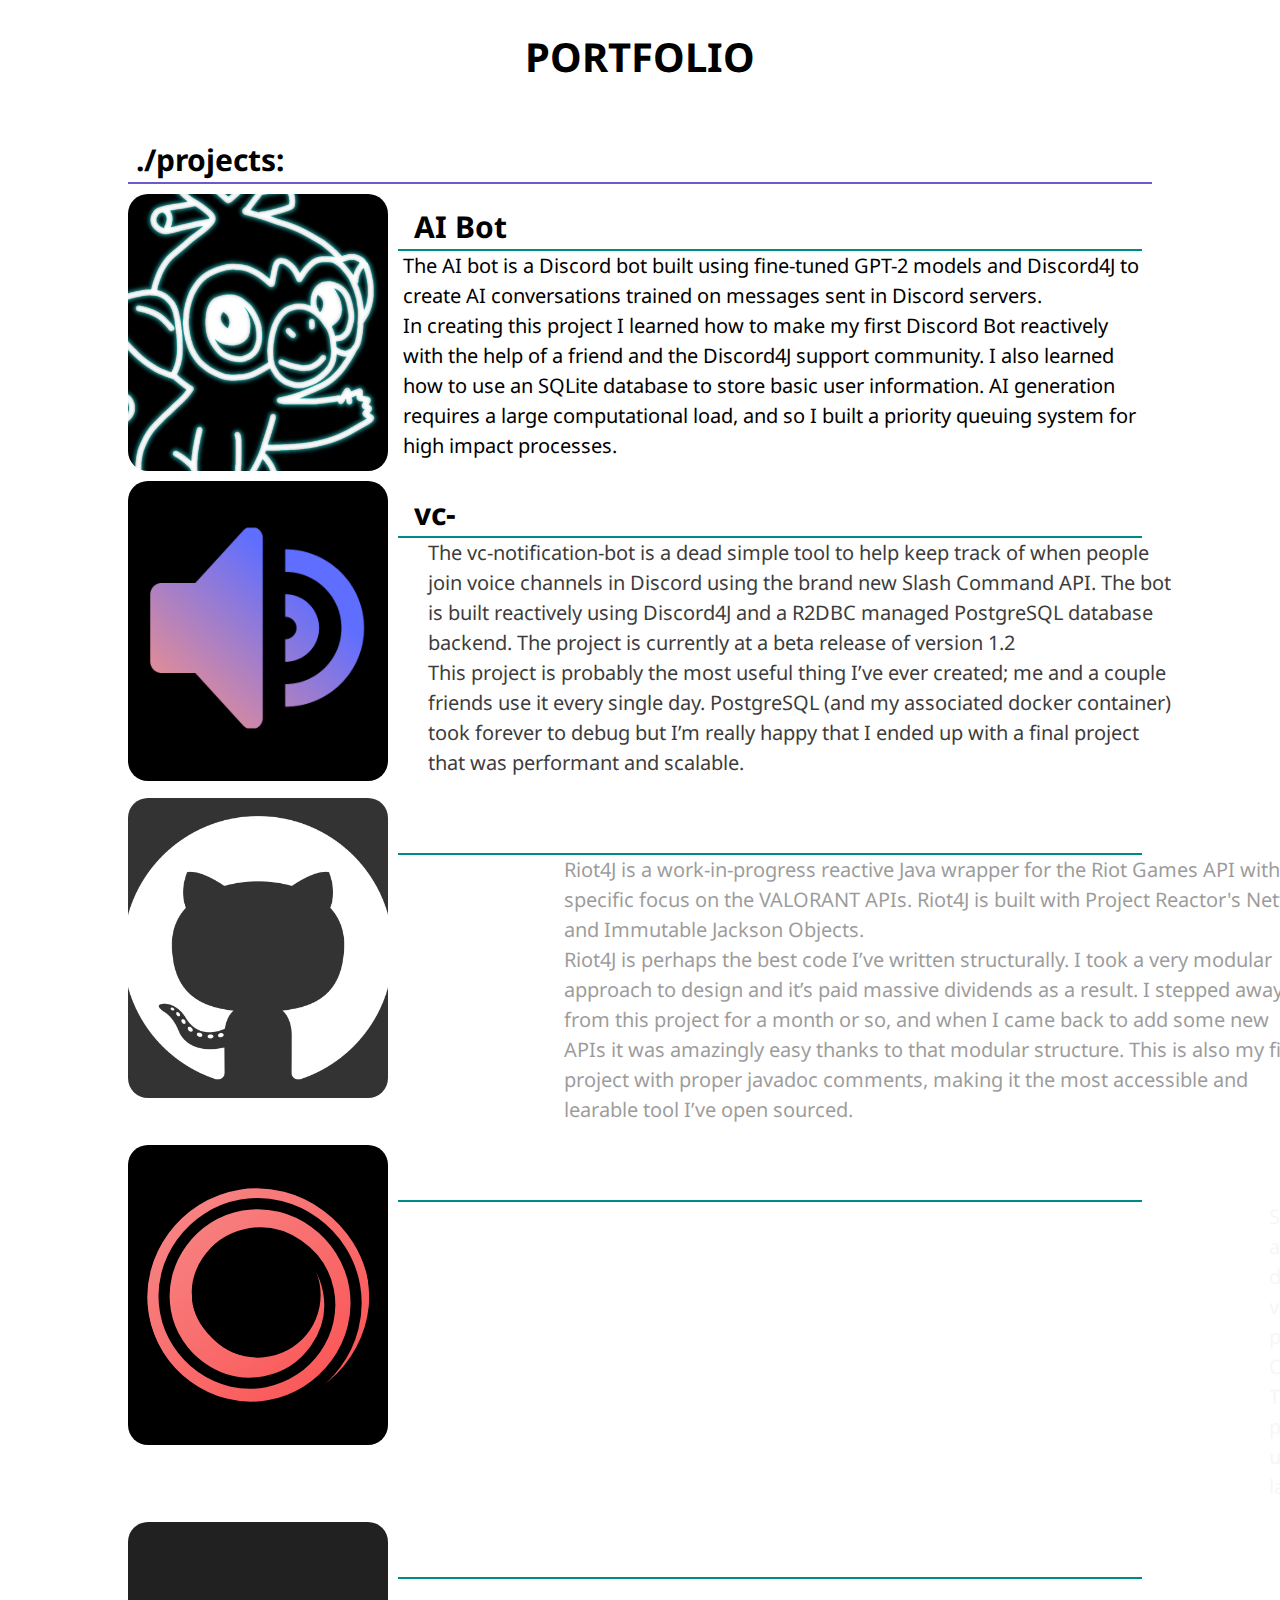
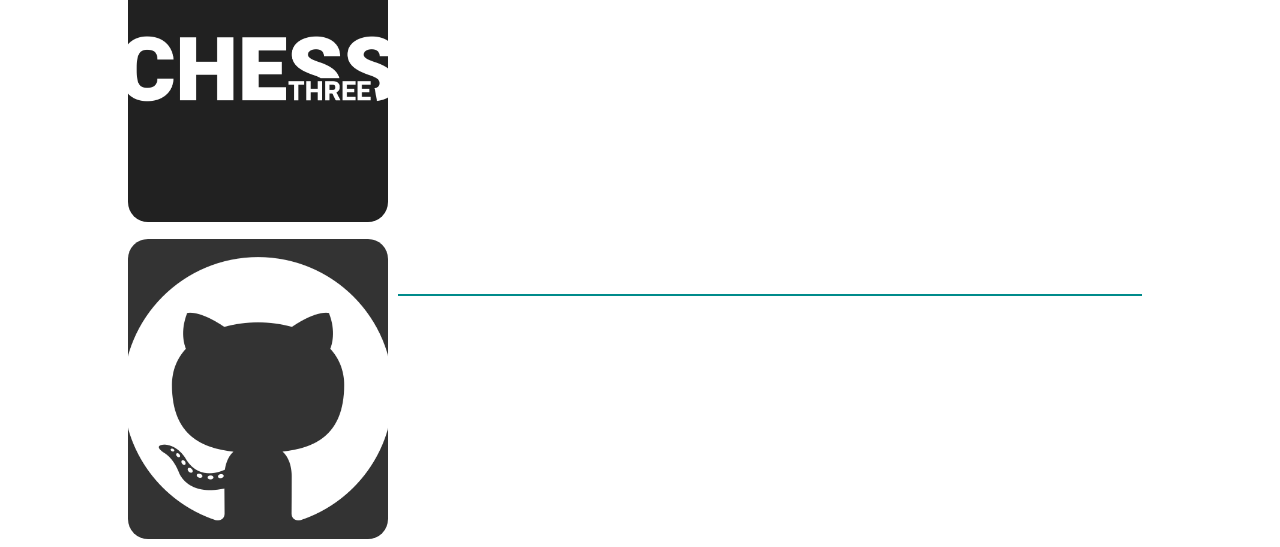
<file: index.html>
<!doctype html>
<html lang="en">

<head>
    <meta charset="utf-8">
    <title>Portfolio</title>

    <link rel="preconnect" href="https://fonts.gstatic.com">
    <link href="https://fonts.googleapis.com/css2?family=Noto+Sans:ital,wght@0,400;0,700;1,400;1,700&display=swap" rel="stylesheet">

    <link rel="stylesheet" href="styles.css">
    <script type = "text/javascript" src="animations.js"></script>

    <meta name="viewport" content="width=device-width, initial-scale=1.0">
</head>

<body onload="loadingAnims();" style="margin: auto; max-width: 80%">
<div class = "fadeable">
    <h1>
        PORTFOLIO
    </h1>
</div>
    <h2 class="writableNR">./projects:</h2>
    <div class="horizontalLine"></div>

<div style="min-height: 10px"></div>

<div style="display: flex;">
    <div style="justify-self: left;">
        <img src="./assets/aiBotLogo.png" style="max-height: 15rem; max-width: 13rem">
    </div>
    <div style="display: block; width: 100%; margin: 10px;">
        <h2 style="text-align: left;" class="writableNR">
            AI Bot
        </h2>
        <div class="horizontalLine" style="background-color: darkcyan"></div>
        <div class="aSlide" style="position:relative;">
            The AI bot is a Discord bot built using fine-tuned GPT-2 models and Discord4J to create AI conversations trained on messages sent in Discord servers.
            <br>
            In creating this project I learned how to make my first Discord Bot reactively with the help of a friend and the Discord4J support community. I also learned how to use an SQLite database to store basic user information. AI generation requires a large computational load, and so I built a priority queuing system for high impact processes.
        </div>
    </div>
</div>
<div style="min-height: 10px"></div>

<div style="display: flex;">
    <div style="justify-self: left;">
        <img src="./assets/vcbot%20updated.png" style="max-height: 15rem; max-width: 13rem">
    </div>
    <div style="display: block; width: 100%; margin: 10px;">
        <h2 style="text-align: left;" class="writableNR">
            vc-notification-bot
        </h2>
        <div class="horizontalLine" style="background-color: darkcyan"></div>
        <div class="aSlide" style="position:relative;">
            The vc-notification-bot is a dead simple tool to help keep track of when people join voice channels in Discord using the brand new Slash Command API. The bot is built reactively using Discord4J and a R2DBC managed PostgreSQL database backend. The project is currently at a beta release of version 1.2
            <br>
            This project is probably the most useful thing I’ve ever created; me and a couple friends use it every single day. PostgreSQL (and my associated docker container) took forever to debug but I’m really happy that I ended up with a final project that was performant and scalable.
        </div>
    </div>
</div>
<div style="min-height: 10px"></div>
<div style="display: flex;">
    <div style="justify-self: left;">
        <img src="./assets/github.png" style="max-height: 15rem; max-width: 13rem">
    </div>
    <div style="display: block; width: 100%; margin: 10px;">
        <h2 style="text-align: left;" class="writableNR">
            Riot4J
        </h2>
        <div class="horizontalLine" style="background-color: darkcyan"></div>
        <div class="aSlide" style="position:relative;">
            Riot4J is a work-in-progress reactive Java wrapper for the Riot Games API with a specific focus on the VALORANT APIs. Riot4J is built with Project Reactor's Netty and Immutable Jackson Objects.
            <br>
            Riot4J is perhaps the best code I’ve written structurally. I took a very modular approach to design and it’s paid massive dividends as a result. I stepped away from this project for a month or so, and when I came back to add some new APIs it was amazingly easy thanks to that modular structure. This is also my first project with proper javadoc comments, making it the most accessible and learable tool I’ve open sourced.
        </div>
    </div>
</div>
<div style="min-height: 10px"></div>
<div style="display: flex;">
    <div style="justify-self: left;">
        <img src="./assets/spycamLogoRSO-V2%20-%20Copy.svg" style="max-height: 15rem; max-width: 13rem">
    </div>
    <div style="display: block; width: 100%; margin: 10px;">
        <h2 style="text-align: left;" class="writableNR">
            Spycam
        </h2>
        <div class="horizontalLine" style="background-color: darkcyan"></div>
        <div class="aSlide" style="position:relative;">
            Spycam is an unreleased Discord bot that uses my wrapper of Riot Game’s REST api to synthesize data from VALORANT (a competitive first person shooter) and distribute that data to a new endpoint. For example, one of the core features is viewing a simplified match history breakdown in a discord embed. A significant portion of the bot is ready for launch, but I’m still coordinating setup of the OAuth flow with Riot.
            <br>
            This is my most exciting WIP project to date. It’s taken a long time to get all the pieces together, from prototyping to pitching it to Riot to implementing and using the production API’s, but the end is in sight, and I’m really excited to launch my first true public facing project.
        </div>
    </div>
</div>
<div style="min-height: 10px"></div>
<div style="display: flex;">
    <div style="justify-self: left;">
        <img src="./assets/logo%20jpgeg.png" style="max-height: 15rem; max-width: 13rem">
    </div>
    <div style="display: block; width: 100%; margin: 10px;">
        <h2 style="text-align: left;" class="writableNR">
            Chess3
        </h2>
        <div class="horizontalLine" style="background-color: darkcyan"></div>
        <div class="aSlide" style="position:relative;">
            Chess3 is an original networked multiplayer turn-based strategy game built in Unity with C#. Chess3 is a collaborative effort that is seeing active development. I manage the project and serve as our lead engineer. Four other friends help with tasks from design to art to coding, interacting with the APIs that I designed.            <br>
            This was a great exercise in API design, and a chance to let other people interact with my code. Setting up (and teaching my friends how to use) source control for this was great practice for working in a team.
        </div>
    </div>
</div>
<div style="min-height: 10px"></div>
<div style="display: flex;">
    <div style="justify-self: left;">
        <img src="./assets/github.png" style="max-height: 15rem; max-width: 13rem">
    </div>
    <div style="display: block; width: 100%; margin: 10px;">
        <h2 style="text-align: left;" class="writableNR">
            BOTW Freecam
        </h2>
        <div class="horizontalLine" style="background-color: darkcyan"></div>
        <div class="aSlide" style="position:relative;">
            I maintain a fork of etra0 - ‘s fantastic custom camera for The Legend of Zelda: Breath of the Wild. I learned a little bit of rust to take the core tools that he built, and adapt them to better serve my needs.
            <br>
            As a cinematographer, when I discovered etra0’s work I was astounded by what he had accomplished. His core tool was fantastic, but lacked dealbreaker features for me like editing paths and saving system state. I knew literally nothing about rust, but dove in and was able to add the features that I wanted out of this tool so that I could use it to create the sort of videos I wanted to.
        </div>
    </div>
</div>
</body></html>
</file>
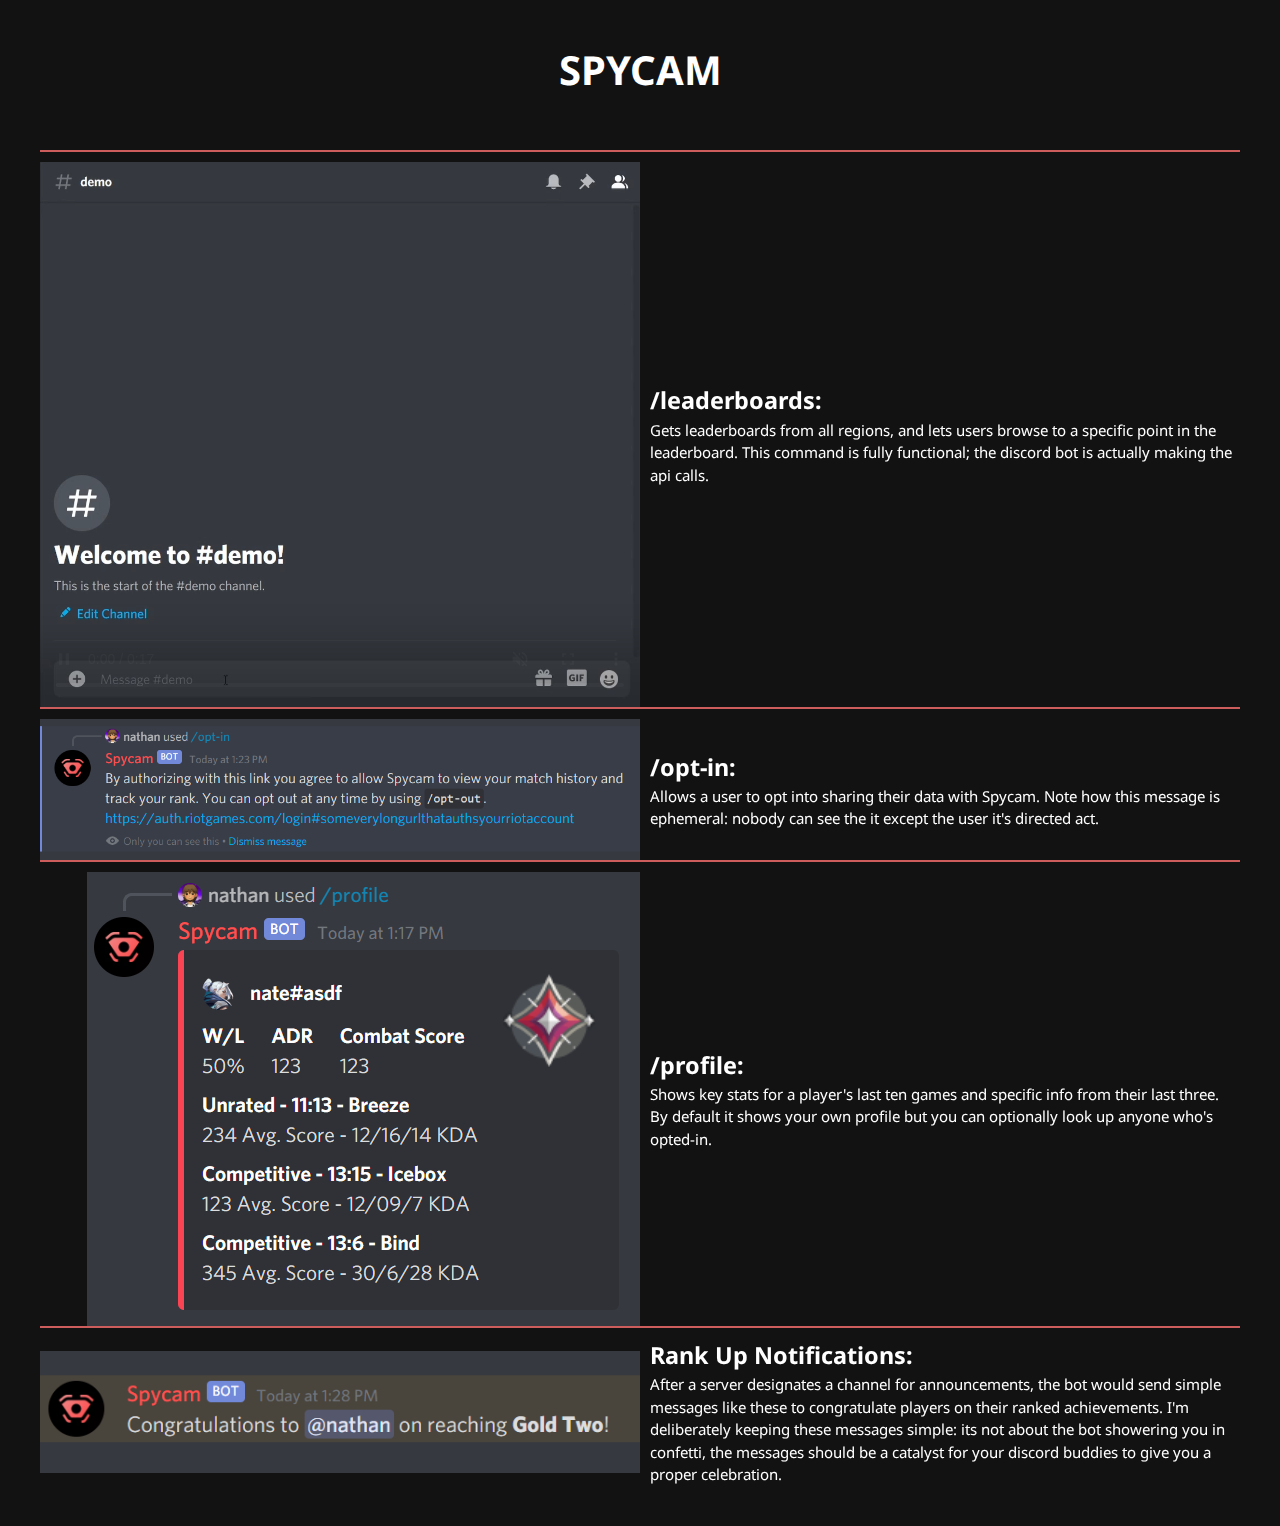
<file: spycam/index.html>
<!doctype html>
<html lang="en">

<head>
    <meta charset="utf-8">
    <title>Spycam</title>

    <link rel="preconnect" href="https://fonts.gstatic.com">
    <link href="https://fonts.googleapis.com/css2?family=Noto+Sans:ital,wght@0,400;0,700;1,400;1,700&display=swap" rel="stylesheet">

    <link rel="stylesheet" href="styles.css">
    <script type = "text/javascript" src="../animations.js"></script>

    <meta name="viewport" content="width=device-width, initial-scale=1.0">
</head>

<body onload="loadingAnims()">
<h1>
    SPYCAM
</h1>
<div class="horizontalLine"></div>
<div class="flexBox">
    <div class = "vidPlayer">
        <div class="imgwrap">
            <video width="1100" height="1000" autoplay muted loop controls>
                <source src = "../assets/spycam/leaderboardcommand.mp4" type="video/mp4">
                Your browser does not support video playback.
            </video>
        </div>
    </div>
    <div class="projectDetails">
        <h3>
            <b>/leaderboards:</b>
        </h3>
        <p>
            Gets leaderboards from all regions, and lets users browse to a specific point in the leaderboard. This command is fully functional; the discord bot is actually making the api calls.
        </p>
    </div>
</div>
<div class="horizontalLine"></div>
<div class ="flexBox">
    <div class="vidPlayer">
        <div class="imgwrap">
            <img width="994" src="../assets/spycam/optinrsocommand.png" alt="command example">
        </div>
    </div>
    <div class="projectDetails">
        <h3>
            <b>
                /opt-in:
            </b>
        </h3>
        <p>
            Allows a user to opt into sharing their data with Spycam. Note how this message is ephemeral: nobody can see the it except the user it's directed act.
        </p>
    </div>
</div>
<div class="horizontalLine"></div>
<div class ="flexBox">
    <div class="vidPlayer">
        <div class="imgwrap">
            <img width="553" src="../assets/spycam/profilemockupcommand.png" alt="command example">
        </div>
    </div>
    <div class="projectDetails">
        <h3>
            <b>
                /profile:
            </b>
        </h3>
        <p>
            Shows key stats for a player's last ten games and specific info from their last three. By default it shows your own profile but you can optionally look up anyone who's opted-in.
        </p>
    </div>
</div>
<div class="horizontalLine"></div>
<div class ="flexBox">
    <div class="vidPlayer">
        <div class="imgwrap">
            <img width="644" src="../assets/spycam/examplerankupcommand.png" alt="command example">
        </div>
    </div>
    <div class="projectDetails">
        <h3>
            <b>
                Rank Up Notifications:
            </b>
        </h3>
        <p>
            After a server designates a channel for announcements, the bot would send simple messages like these to congratulate players on their ranked achievements. I'm deliberately keeping these messages simple: its not about the bot showering you in confetti, the messages should be a catalyst for your discord buddies to give you a proper celebration.
        </p>
    </div>
</div>
</body></html>
</file>
<file: styles.css>
html {
    box-sizing: border-box;
    font-size: 20px;
}
body {
    margin: 1rem;
    font-family: 'Noto Sans', sans-serif;
    line-height: 1.5;
    background-color: white;
}
img,
video {
    height: auto;
    max-width: 100%;
}
h1 {
    text-align: center;
    margin-bottom: 50px;
}
h2,
h3 {
    padding: 0;
    margin: 0;
}
h3 {
    font-weight: normal;
}
p {
    font-size: 15px;
    padding: 0;
    margin: 0;
}
.aProject {
    background-color: white;
    box-shadow: 0 0 10px #5f6f75;
    padding: 10px;
    margin-top: 10px;
    justify-content: center;
    position: relative;
    left: -1000px;
    min-height: 100px;
    opacity: 0;
}
img {
    border-radius: 20px;
    object-fit: cover;
    height: 100%;
}
.horizontalLine {
    background-color: slateblue;
    min-height: 2px;
}
.verticalLine {
    background-color: slateblue;
    min-width: 2px;
    margin-left: 10px;
    margin-right: 10px;
}
.projectDetails {
    align-content: center;
}
.projectIcon {
    min-width: 100px;
    max-width: 100px;
}
.projectIcon img {
}
</file>
<file: spycam/styles.css>
html {
    box-sizing: border-box;
    font-size: 20px;
}
body {
    margin: 2rem;
    font-family: 'Noto Sans', sans-serif;
    line-height: 1.5;
    background-color: #121212;
    color: white;
}
img,
video {
    height: auto;
    max-width: 100%;
}
h1 {
    text-align: center;
    margin-bottom: 50px;
}
h2,
h3 {
    padding: 0;
    margin: 0;
}
h3 {
    font-weight: normal;
}
p {
    font-size: 15px;
    padding: 0;
    margin: 0;
}
.flexBox {
    display: flex;
    align-items: center;
    justify-content: end;
}
.horizontalLine {
    background-color: indianred;
    min-height: 2px;
    margin-bottom: 10px;
}
.horizontalSpacer {
    background-color: indianred;
    min-height: 2px;
    max-width: 300px;
    margin: auto;
    margin-bottom: 10px;
    margin-top: 5px;
}
.verticalLine {
    background-color: indianred;
    min-width: 2px;
    margin-left: 10px;
    margin-right: 10px;
}
.projectDetails {
    margin-left: 10px;
}
.vidPlayer {
    min-width: 50%;
    max-width: 50%;
    justify-content: right;
    justify-items: right;
    float: right;
}
.imgwrap img, video {
    display: block;
    width: 100%;
    height: auto; /* maintain aspect ratio*/
    margin: auto; /*optional centering of image*/
}
</file>
